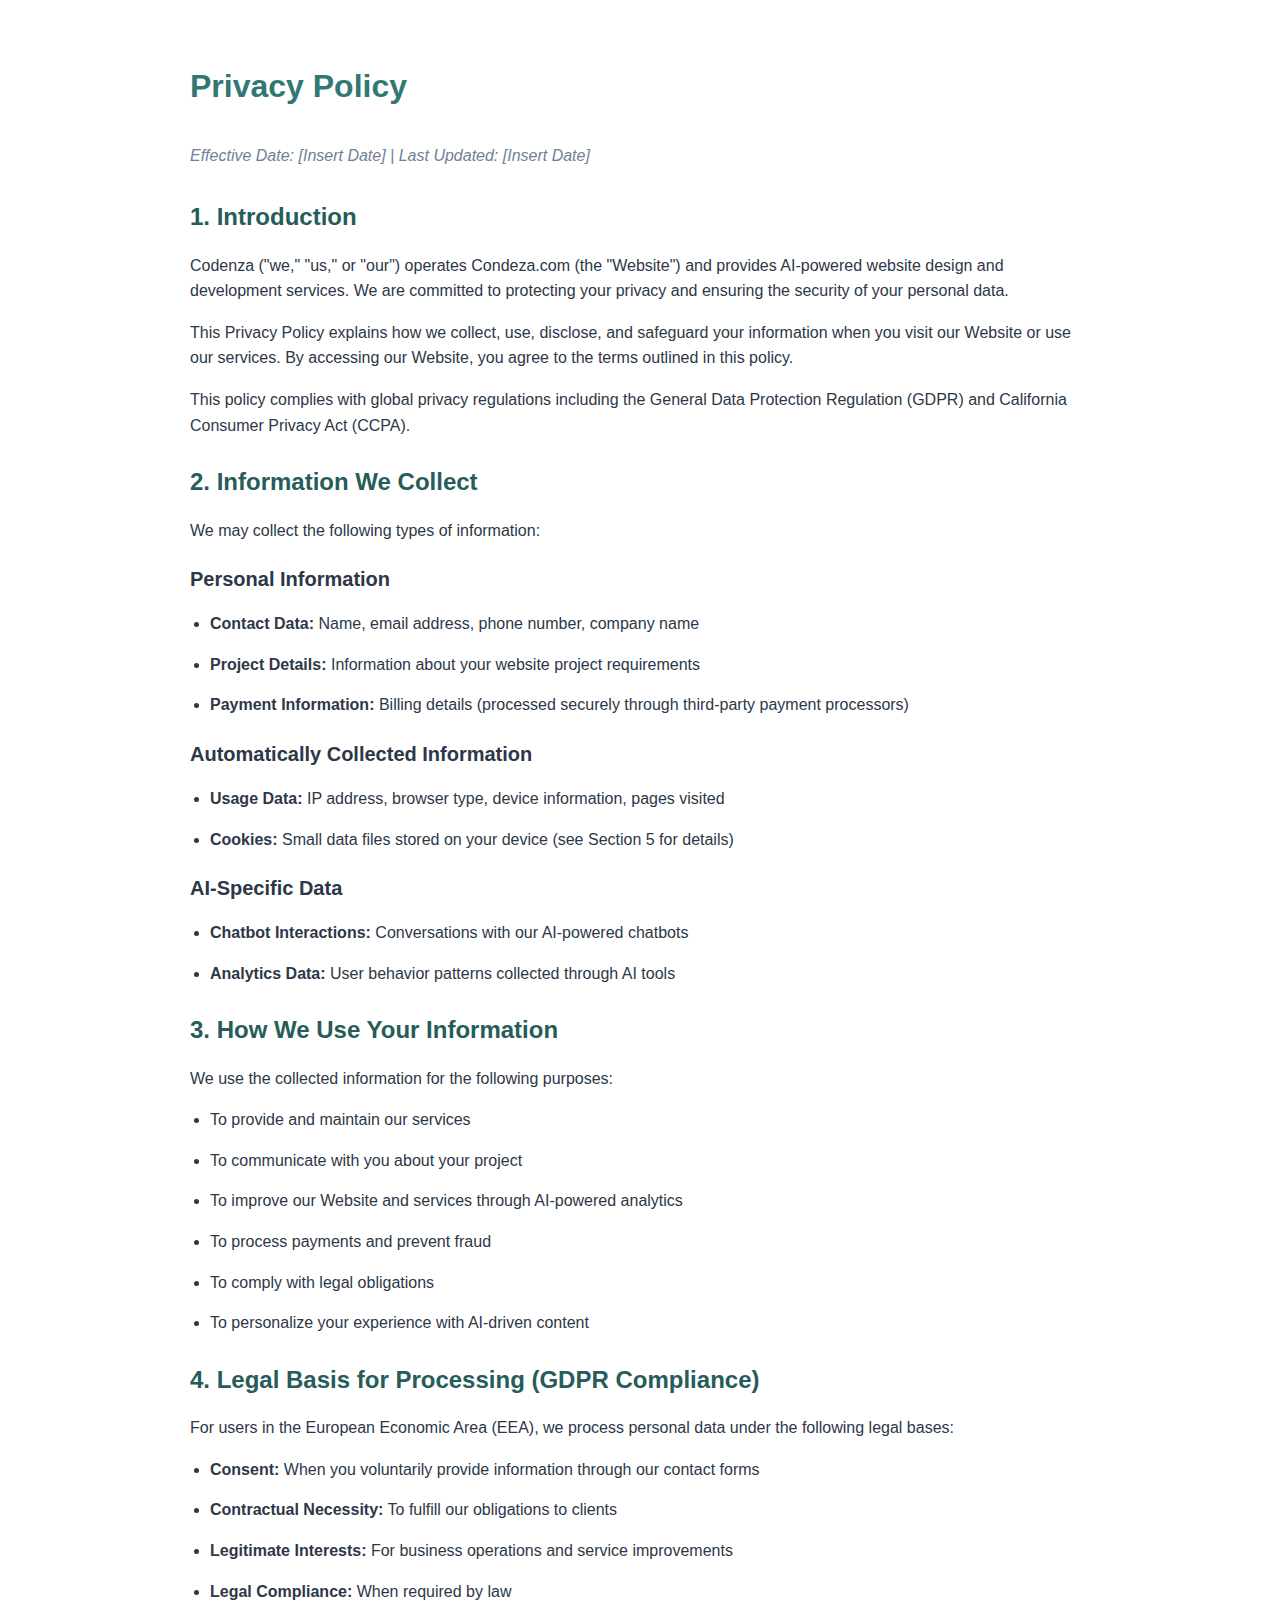
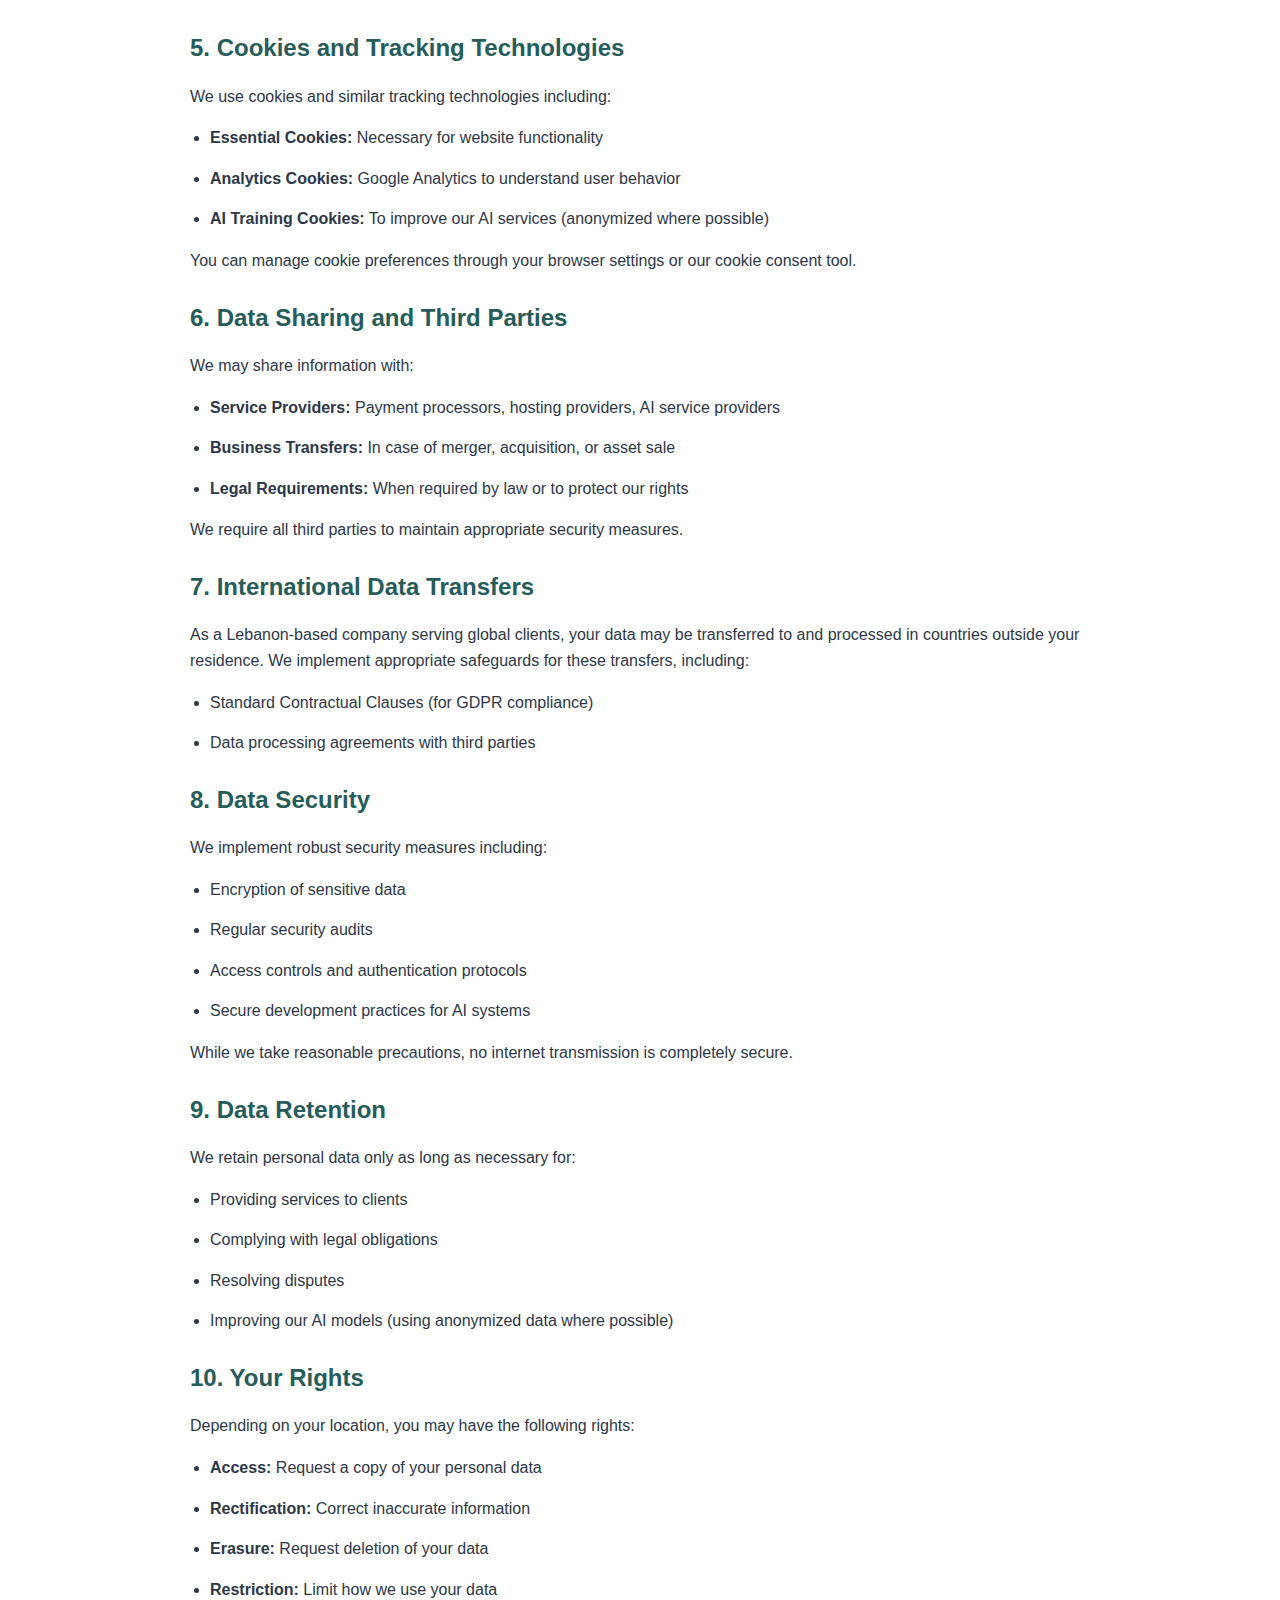
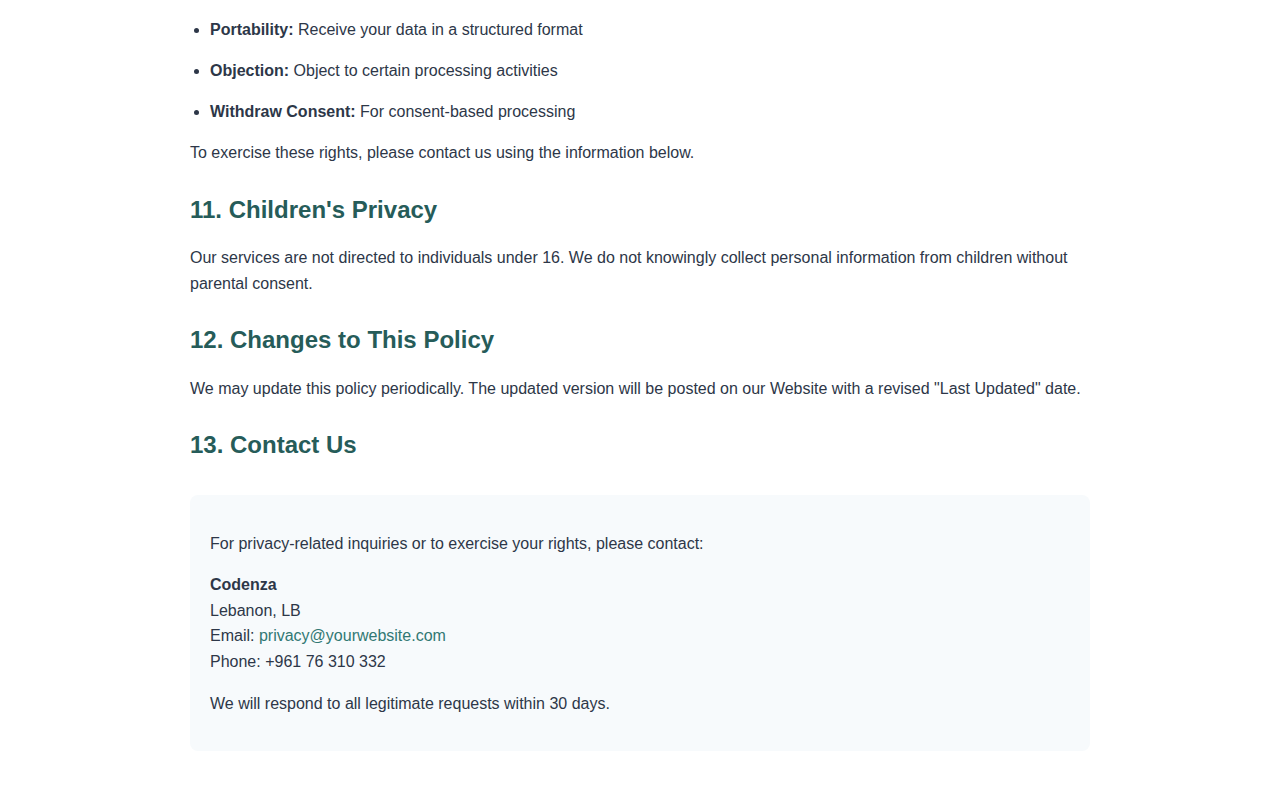
<file: privacy-policy.html>
<!DOCTYPE html>
<html lang="en">
<head>
    <meta charset="UTF-8">
    <meta name="viewport" content="width=device-width, initial-scale=1.0">
    <title>Privacy Policy |Codenza</title>
    <style>
        body {
            font-family: 'Poppins', sans-serif;
            line-height: 1.6;
            color: #2D3748;
            max-width: 900px;
            margin: 0 auto;
            padding: 40px 20px;
        }
        h1 {
            color: #317873;
            font-size: 32px;
            margin-bottom: 30px;
        }
        h2 {
            color: #265c59;
            font-size: 24px;
            margin: 25px 0 15px;
        }
        h3 {
            color: #2D3748;
            font-size: 20px;
            margin: 20px 0 10px;
        }
        p, li {
            margin-bottom: 15px;
            font-size: 16px;
        }
        ul {
            padding-left: 20px;
        }
        a {
            color: #317873;
            text-decoration: none;
        }
        a:hover {
            text-decoration: underline;
        }
        .last-updated {
            font-style: italic;
            margin-bottom: 30px;
            color: #718096;
        }
        .contact-info {
            background-color: #F7FAFC;
            padding: 20px;
            border-radius: 8px;
            margin-top: 30px;
        }
    </style>
</head>
<body>
    <h1>Privacy Policy</h1>
    <p class="last-updated">Effective Date: [Insert Date] | Last Updated: [Insert Date]</p>

    <h2>1. Introduction</h2>
    <p>Codenza ("we," "us," or "our") operates Condeza.com (the "Website") and provides AI-powered website design and development services. We are committed to protecting your privacy and ensuring the security of your personal data.</p>
    <p>This Privacy Policy explains how we collect, use, disclose, and safeguard your information when you visit our Website or use our services. By accessing our Website, you agree to the terms outlined in this policy.</p>
    <p>This policy complies with global privacy regulations including the General Data Protection Regulation (GDPR) and California Consumer Privacy Act (CCPA).</p>

    <h2>2. Information We Collect</h2>
    <p>We may collect the following types of information:</p>
    
    <h3>Personal Information</h3>
    <ul>
        <li><strong>Contact Data:</strong> Name, email address, phone number, company name</li>
        <li><strong>Project Details:</strong> Information about your website project requirements</li>
        <li><strong>Payment Information:</strong> Billing details (processed securely through third-party payment processors)</li>
    </ul>
    
    <h3>Automatically Collected Information</h3>
    <ul>
        <li><strong>Usage Data:</strong> IP address, browser type, device information, pages visited</li>
        <li><strong>Cookies:</strong> Small data files stored on your device (see Section 5 for details)</li>
    </ul>
    
    <h3>AI-Specific Data</h3>
    <ul>
        <li><strong>Chatbot Interactions:</strong> Conversations with our AI-powered chatbots</li>
        <li><strong>Analytics Data:</strong> User behavior patterns collected through AI tools</li>
    </ul>

    <h2>3. How We Use Your Information</h2>
    <p>We use the collected information for the following purposes:</p>
    <ul>
        <li>To provide and maintain our services</li>
        <li>To communicate with you about your project</li>
        <li>To improve our Website and services through AI-powered analytics</li>
        <li>To process payments and prevent fraud</li>
        <li>To comply with legal obligations</li>
        <li>To personalize your experience with AI-driven content</li>
    </ul>

    <h2>4. Legal Basis for Processing (GDPR Compliance)</h2>
    <p>For users in the European Economic Area (EEA), we process personal data under the following legal bases:</p>
    <ul>
        <li><strong>Consent:</strong> When you voluntarily provide information through our contact forms</li>
        <li><strong>Contractual Necessity:</strong> To fulfill our obligations to clients</li>
        <li><strong>Legitimate Interests:</strong> For business operations and service improvements</li>
        <li><strong>Legal Compliance:</strong> When required by law</li>
    </ul>

    <h2>5. Cookies and Tracking Technologies</h2>
    <p>We use cookies and similar tracking technologies including:</p>
    <ul>
        <li><strong>Essential Cookies:</strong> Necessary for website functionality</li>
        <li><strong>Analytics Cookies:</strong> Google Analytics to understand user behavior</li>
        <li><strong>AI Training Cookies:</strong> To improve our AI services (anonymized where possible)</li>
    </ul>
    <p>You can manage cookie preferences through your browser settings or our cookie consent tool.</p>

    <h2>6. Data Sharing and Third Parties</h2>
    <p>We may share information with:</p>
    <ul>
        <li><strong>Service Providers:</strong> Payment processors, hosting providers, AI service providers</li>
        <li><strong>Business Transfers:</strong> In case of merger, acquisition, or asset sale</li>
        <li><strong>Legal Requirements:</strong> When required by law or to protect our rights</li>
    </ul>
    <p>We require all third parties to maintain appropriate security measures.</p>

    <h2>7. International Data Transfers</h2>
    <p>As a Lebanon-based company serving global clients, your data may be transferred to and processed in countries outside your residence. We implement appropriate safeguards for these transfers, including:</p>
    <ul>
        <li>Standard Contractual Clauses (for GDPR compliance)</li>
        <li>Data processing agreements with third parties</li>
    </ul>

    <h2>8. Data Security</h2>
    <p>We implement robust security measures including:</p>
    <ul>
        <li>Encryption of sensitive data</li>
        <li>Regular security audits</li>
        <li>Access controls and authentication protocols</li>
        <li>Secure development practices for AI systems</li>
    </ul>
    <p>While we take reasonable precautions, no internet transmission is completely secure.</p>

    <h2>9. Data Retention</h2>
    <p>We retain personal data only as long as necessary for:</p>
    <ul>
        <li>Providing services to clients</li>
        <li>Complying with legal obligations</li>
        <li>Resolving disputes</li>
        <li>Improving our AI models (using anonymized data where possible)</li>
    </ul>

    <h2>10. Your Rights</h2>
    <p>Depending on your location, you may have the following rights:</p>
    <ul>
        <li><strong>Access:</strong> Request a copy of your personal data</li>
        <li><strong>Rectification:</strong> Correct inaccurate information</li>
        <li><strong>Erasure:</strong> Request deletion of your data</li>
        <li><strong>Restriction:</strong> Limit how we use your data</li>
        <li><strong>Portability:</strong> Receive your data in a structured format</li>
        <li><strong>Objection:</strong> Object to certain processing activities</li>
        <li><strong>Withdraw Consent:</strong> For consent-based processing</li>
    </ul>
    <p>To exercise these rights, please contact us using the information below.</p>

    <h2>11. Children's Privacy</h2>
    <p>Our services are not directed to individuals under 16. We do not knowingly collect personal information from children without parental consent.</p>

    <h2>12. Changes to This Policy</h2>
    <p>We may update this policy periodically. The updated version will be posted on our Website with a revised "Last Updated" date.</p>

    <h2>13. Contact Us</h2>
    <div class="contact-info">
        <p>For privacy-related inquiries or to exercise your rights, please contact:</p>
        <p><strong>Codenza</strong><br>
        Lebanon, LB<br>
        Email: <a href="mailto:privacy@yourwebsite.com">privacy@yourwebsite.com</a><br>
        Phone: +961 76 310 332</p>
        <p>We will respond to all legitimate requests within 30 days.</p>
    </div>
</body>
</html>
</file>
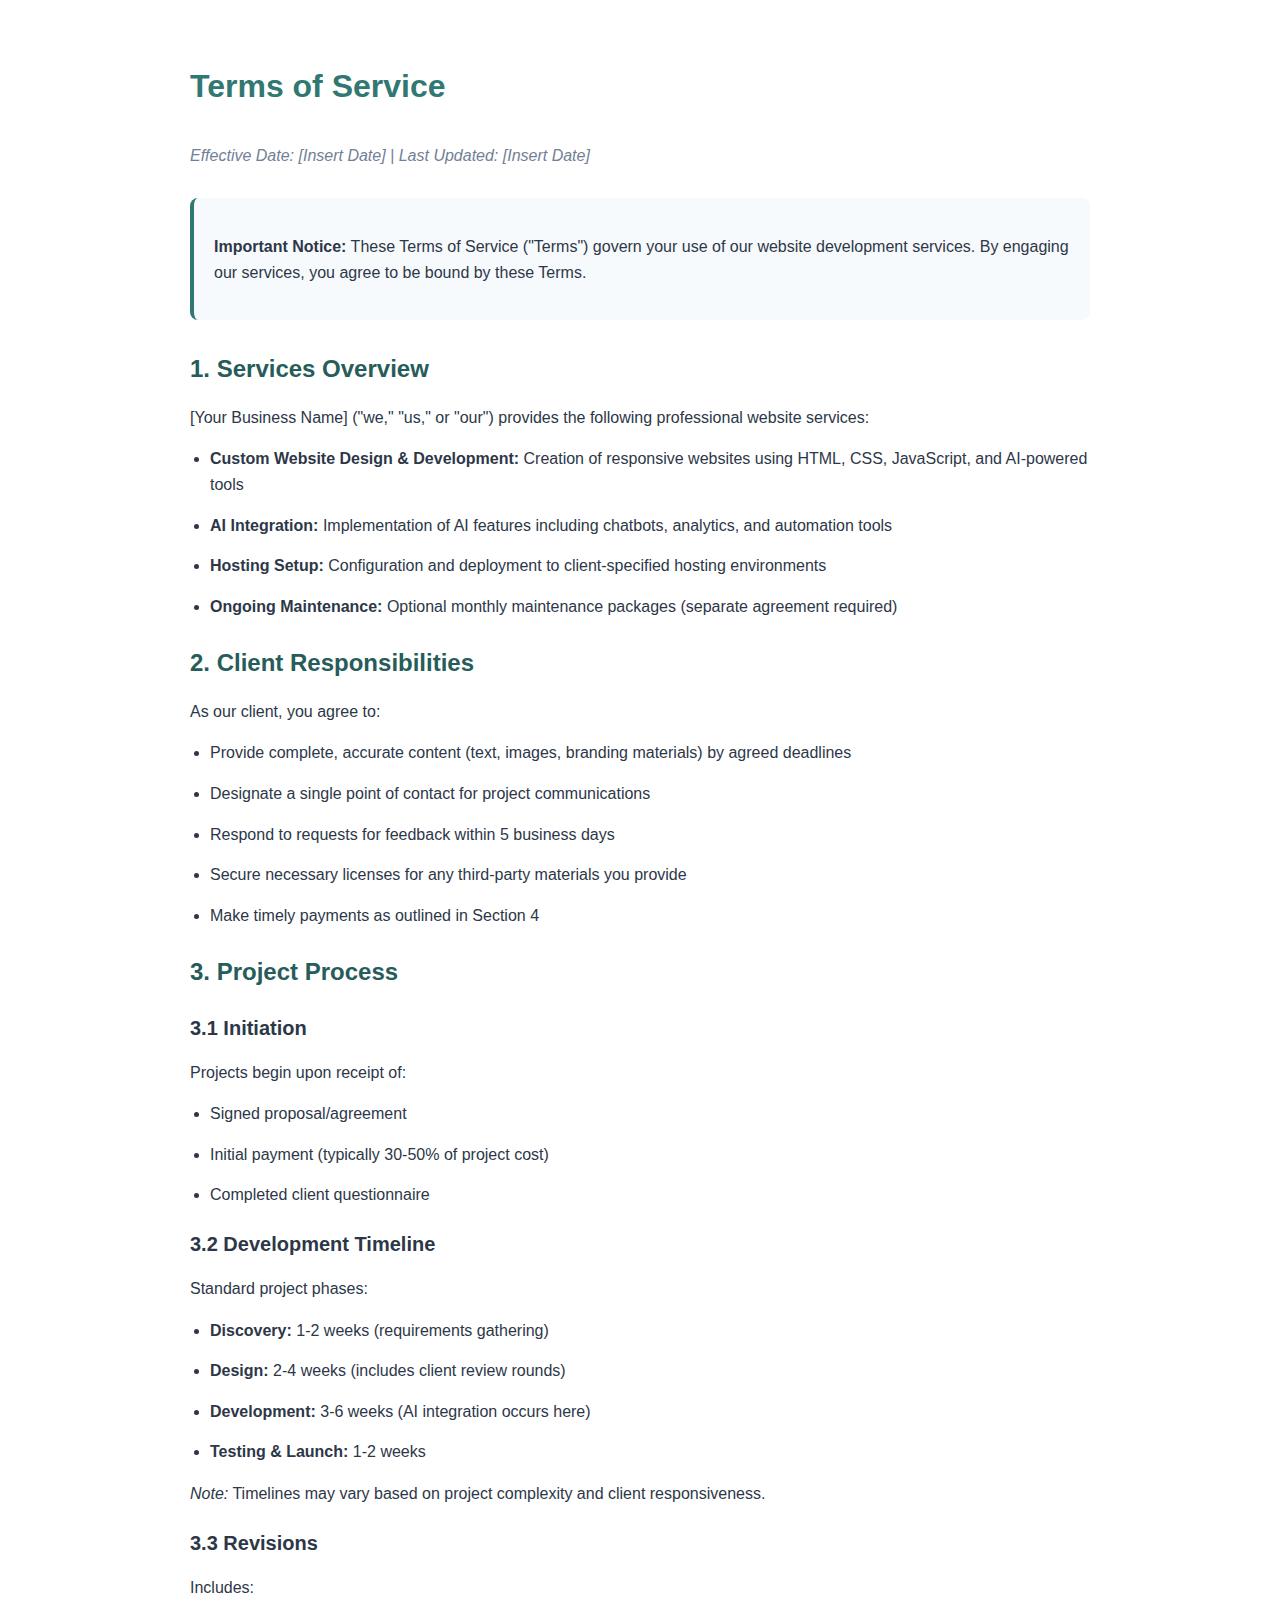
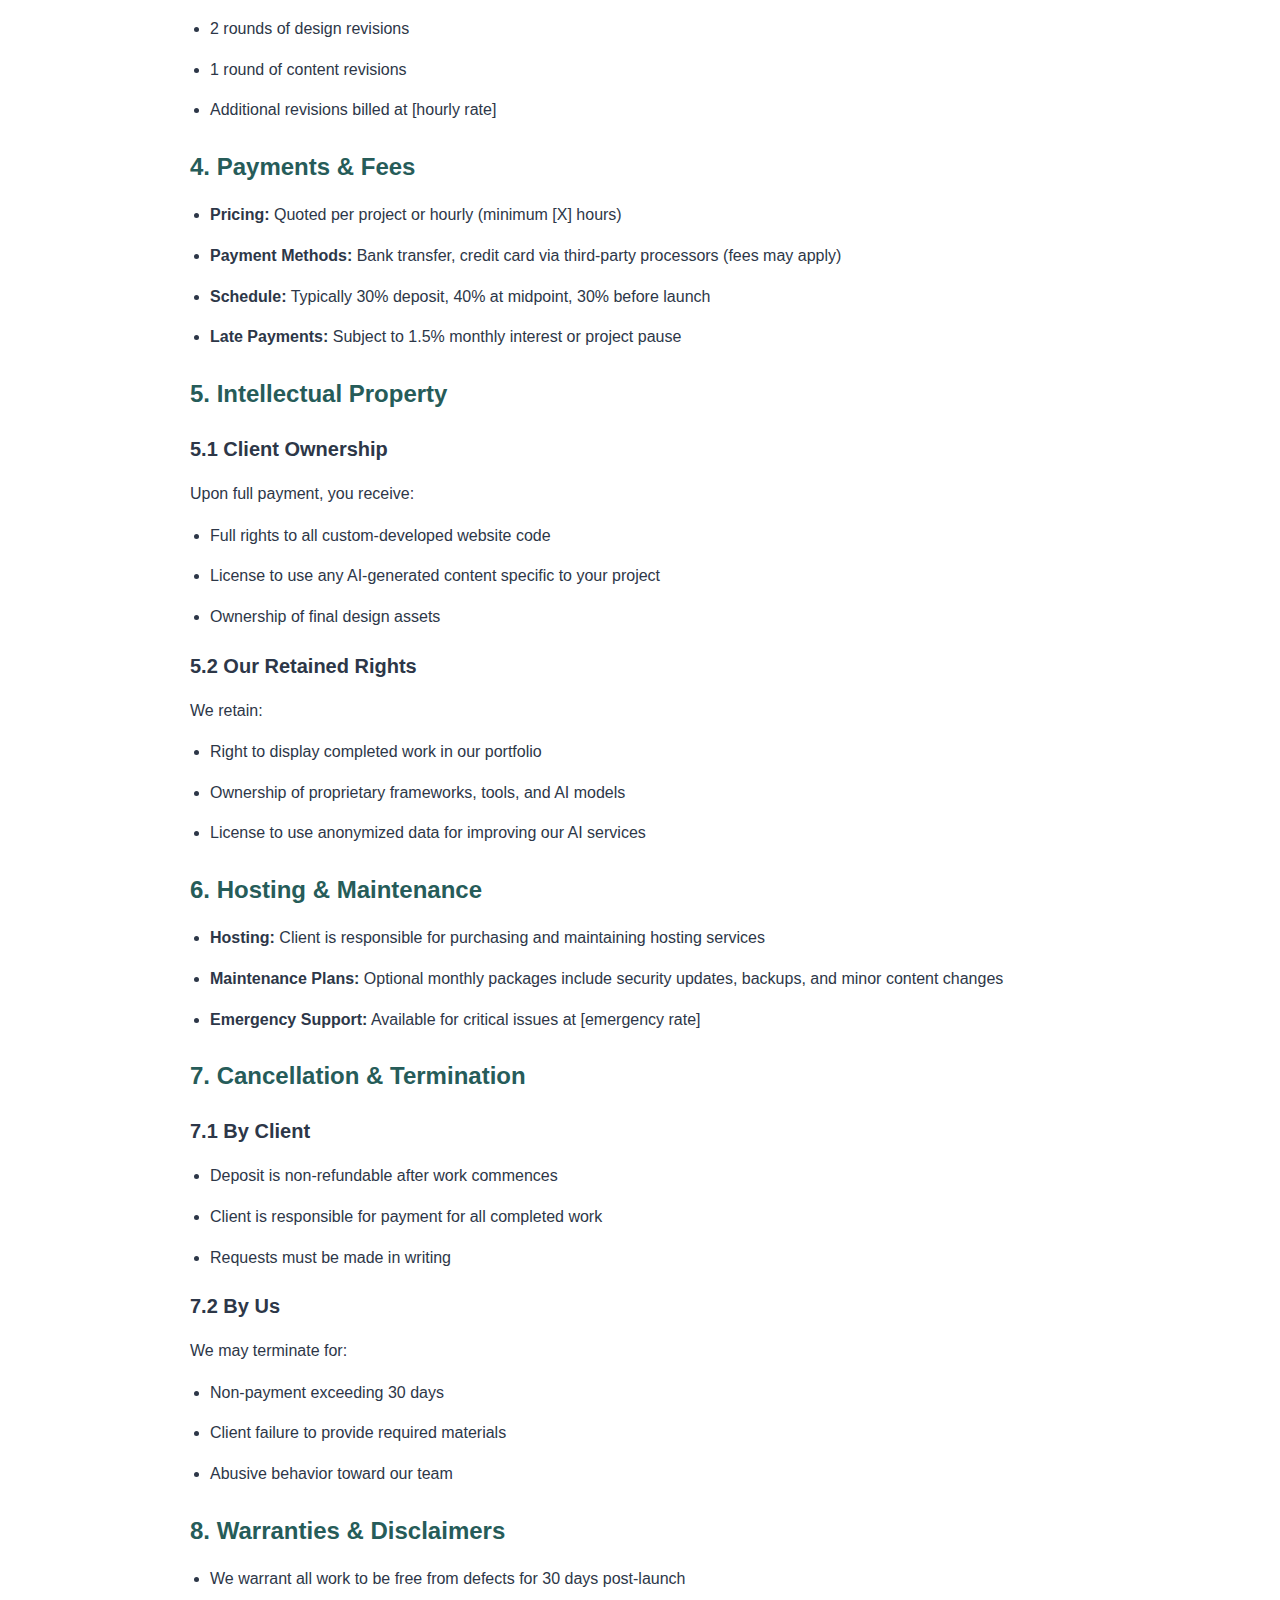
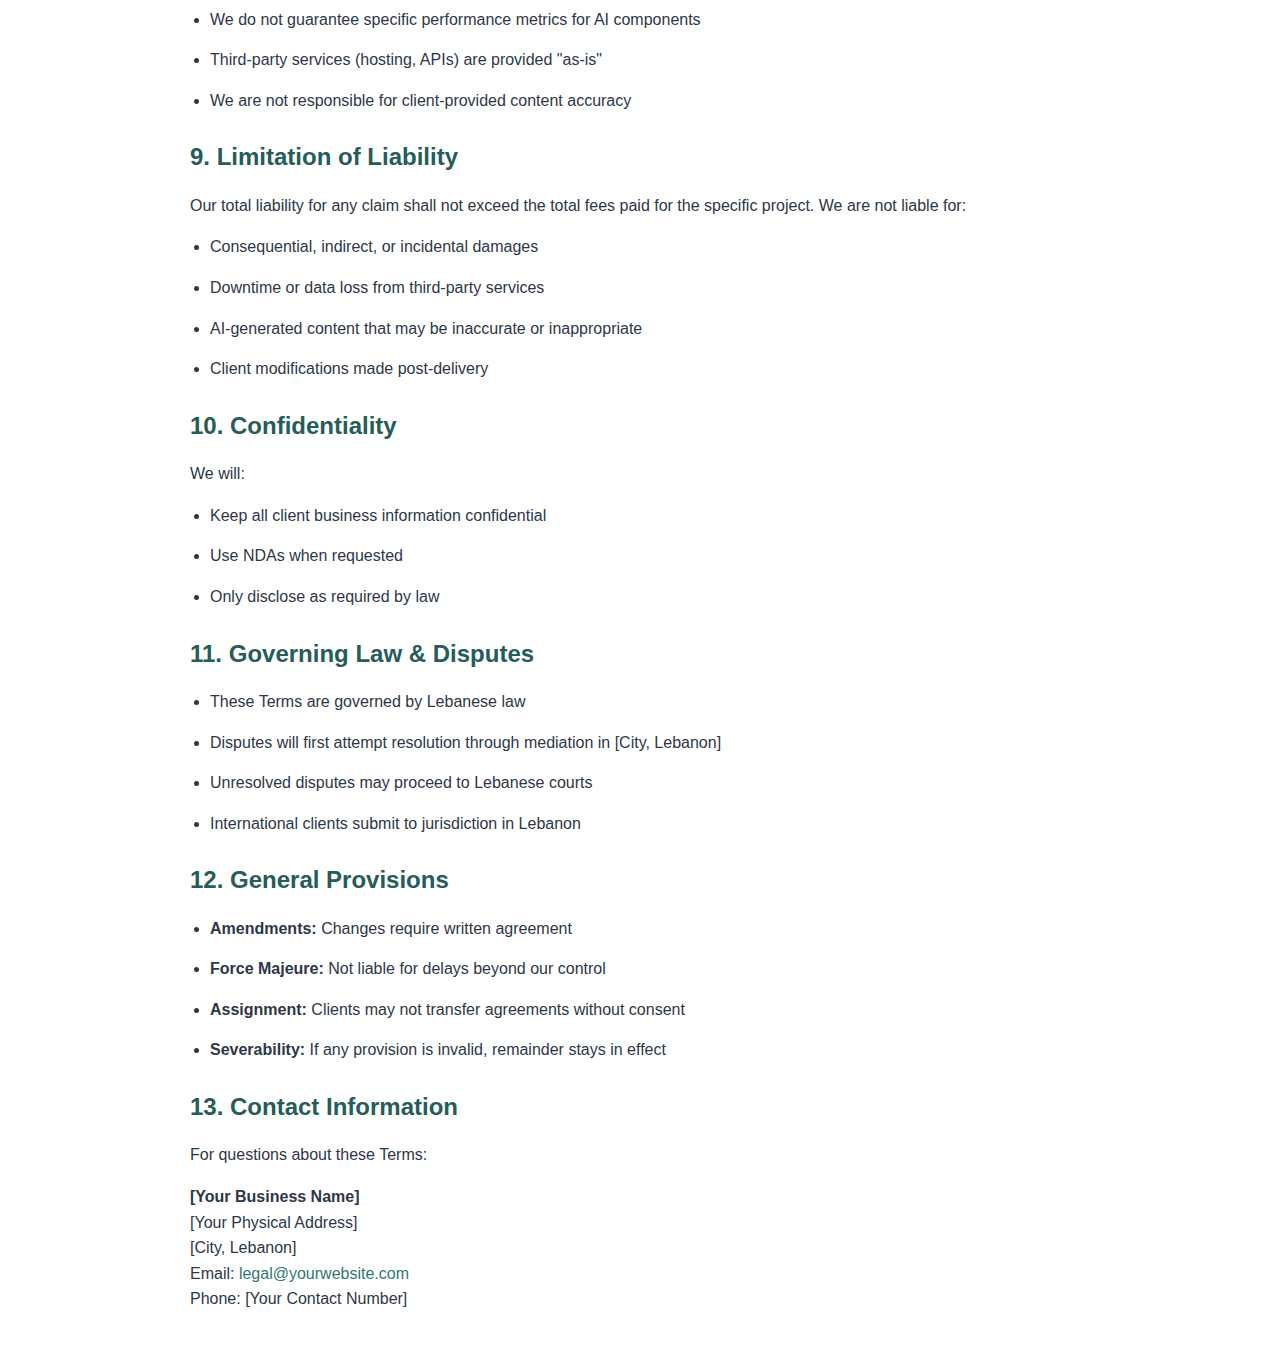
<file: terms-of-service.html>
<!DOCTYPE html>
<html lang="en">
<head>
    <meta charset="UTF-8">
    <meta name="viewport" content="width=device-width, initial-scale=1.0">
    <title>Terms of Service | [Your Business Name]</title>
    <style>
        body {
            font-family: 'Poppins', sans-serif;
            line-height: 1.6;
            color: #2D3748;
            max-width: 900px;
            margin: 0 auto;
            padding: 40px 20px;
        }
        h1 {
            color: #317873;
            font-size: 32px;
            margin-bottom: 30px;
        }
        h2 {
            color: #265c59;
            font-size: 24px;
            margin: 25px 0 15px;
        }
        h3 {
            color: #2D3748;
            font-size: 20px;
            margin: 20px 0 10px;
        }
        p, li {
            margin-bottom: 15px;
            font-size: 16px;
        }
        ul {
            padding-left: 20px;
        }
        a {
            color: #317873;
            text-decoration: none;
        }
        a:hover {
            text-decoration: underline;
        }
        .last-updated {
            font-style: italic;
            margin-bottom: 30px;
            color: #718096;
        }
        .notice {
            background-color: #F7FAFC;
            padding: 20px;
            border-radius: 8px;
            margin: 30px 0;
            border-left: 4px solid #317873;
        }
    </style>
</head>
<body>
    <h1>Terms of Service</h1>
    <p class="last-updated">Effective Date: [Insert Date] | Last Updated: [Insert Date]</p>

    <div class="notice">
        <p><strong>Important Notice:</strong> These Terms of Service ("Terms") govern your use of our website development services. By engaging our services, you agree to be bound by these Terms.</p>
    </div>

    <h2>1. Services Overview</h2>
    <p>[Your Business Name] ("we," "us," or "our") provides the following professional website services:</p>
    <ul>
        <li><strong>Custom Website Design & Development:</strong> Creation of responsive websites using HTML, CSS, JavaScript, and AI-powered tools</li>
        <li><strong>AI Integration:</strong> Implementation of AI features including chatbots, analytics, and automation tools</li>
        <li><strong>Hosting Setup:</strong> Configuration and deployment to client-specified hosting environments</li>
        <li><strong>Ongoing Maintenance:</strong> Optional monthly maintenance packages (separate agreement required)</li>
    </ul>

    <h2>2. Client Responsibilities</h2>
    <p>As our client, you agree to:</p>
    <ul>
        <li>Provide complete, accurate content (text, images, branding materials) by agreed deadlines</li>
        <li>Designate a single point of contact for project communications</li>
        <li>Respond to requests for feedback within 5 business days</li>
        <li>Secure necessary licenses for any third-party materials you provide</li>
        <li>Make timely payments as outlined in Section 4</li>
    </ul>

    <h2>3. Project Process</h2>
    
    <h3>3.1 Initiation</h3>
    <p>Projects begin upon receipt of:</p>
    <ul>
        <li>Signed proposal/agreement</li>
        <li>Initial payment (typically 30-50% of project cost)</li>
        <li>Completed client questionnaire</li>
    </ul>
    
    <h3>3.2 Development Timeline</h3>
    <p>Standard project phases:</p>
    <ul>
        <li><strong>Discovery:</strong> 1-2 weeks (requirements gathering)</li>
        <li><strong>Design:</strong> 2-4 weeks (includes client review rounds)</li>
        <li><strong>Development:</strong> 3-6 weeks (AI integration occurs here)</li>
        <li><strong>Testing & Launch:</strong> 1-2 weeks</li>
    </ul>
    <p><em>Note:</em> Timelines may vary based on project complexity and client responsiveness.</p>
    
    <h3>3.3 Revisions</h3>
    <p>Includes:</p>
    <ul>
        <li>2 rounds of design revisions</li>
        <li>1 round of content revisions</li>
        <li>Additional revisions billed at [hourly rate]</li>
    </ul>

    <h2>4. Payments & Fees</h2>
    <ul>
        <li><strong>Pricing:</strong> Quoted per project or hourly (minimum [X] hours)</li>
        <li><strong>Payment Methods:</strong> Bank transfer, credit card via third-party processors (fees may apply)</li>
        <li><strong>Schedule:</strong> Typically 30% deposit, 40% at midpoint, 30% before launch</li>
        <li><strong>Late Payments:</strong> Subject to 1.5% monthly interest or project pause</li>
    </ul>

    <h2>5. Intellectual Property</h2>
    
    <h3>5.1 Client Ownership</h3>
    <p>Upon full payment, you receive:</p>
    <ul>
        <li>Full rights to all custom-developed website code</li>
        <li>License to use any AI-generated content specific to your project</li>
        <li>Ownership of final design assets</li>
    </ul>
    
    <h3>5.2 Our Retained Rights</h3>
    <p>We retain:</p>
    <ul>
        <li>Right to display completed work in our portfolio</li>
        <li>Ownership of proprietary frameworks, tools, and AI models</li>
        <li>License to use anonymized data for improving our AI services</li>
    </ul>

    <h2>6. Hosting & Maintenance</h2>
    <ul>
        <li><strong>Hosting:</strong> Client is responsible for purchasing and maintaining hosting services</li>
        <li><strong>Maintenance Plans:</strong> Optional monthly packages include security updates, backups, and minor content changes</li>
        <li><strong>Emergency Support:</strong> Available for critical issues at [emergency rate]</li>
    </ul>

    <h2>7. Cancellation & Termination</h2>
    
    <h3>7.1 By Client</h3>
    <ul>
        <li>Deposit is non-refundable after work commences</li>
        <li>Client is responsible for payment for all completed work</li>
        <li>Requests must be made in writing</li>
    </ul>
    
    <h3>7.2 By Us</h3>
    <p>We may terminate for:</p>
    <ul>
        <li>Non-payment exceeding 30 days</li>
        <li>Client failure to provide required materials</li>
        <li>Abusive behavior toward our team</li>
    </ul>

    <h2>8. Warranties & Disclaimers</h2>
    <ul>
        <li>We warrant all work to be free from defects for 30 days post-launch</li>
        <li>We do not guarantee specific performance metrics for AI components</li>
        <li>Third-party services (hosting, APIs) are provided "as-is"</li>
        <li>We are not responsible for client-provided content accuracy</li>
    </ul>

    <h2>9. Limitation of Liability</h2>
    <p>Our total liability for any claim shall not exceed the total fees paid for the specific project. We are not liable for:</p>
    <ul>
        <li>Consequential, indirect, or incidental damages</li>
        <li>Downtime or data loss from third-party services</li>
        <li>AI-generated content that may be inaccurate or inappropriate</li>
        <li>Client modifications made post-delivery</li>
    </ul>

    <h2>10. Confidentiality</h2>
    <p>We will:</p>
    <ul>
        <li>Keep all client business information confidential</li>
        <li>Use NDAs when requested</li>
        <li>Only disclose as required by law</li>
    </ul>

    <h2>11. Governing Law & Disputes</h2>
    <ul>
        <li>These Terms are governed by Lebanese law</li>
        <li>Disputes will first attempt resolution through mediation in [City, Lebanon]</li>
        <li>Unresolved disputes may proceed to Lebanese courts</li>
        <li>International clients submit to jurisdiction in Lebanon</li>
    </ul>

    <h2>12. General Provisions</h2>
    <ul>
        <li><strong>Amendments:</strong> Changes require written agreement</li>
        <li><strong>Force Majeure:</strong> Not liable for delays beyond our control</li>
        <li><strong>Assignment:</strong> Clients may not transfer agreements without consent</li>
        <li><strong>Severability:</strong> If any provision is invalid, remainder stays in effect</li>
    </ul>

    <h2>13. Contact Information</h2>
    <div class="contact-info">
        <p>For questions about these Terms:</p>
        <p><strong>[Your Business Name]</strong><br>
        [Your Physical Address]<br>
        [City, Lebanon]<br>
        Email: <a href="mailto:legal@yourwebsite.com">legal@yourwebsite.com</a><br>
        Phone: [Your Contact Number]</p>
    </div>
</body>
</html>
</file>
